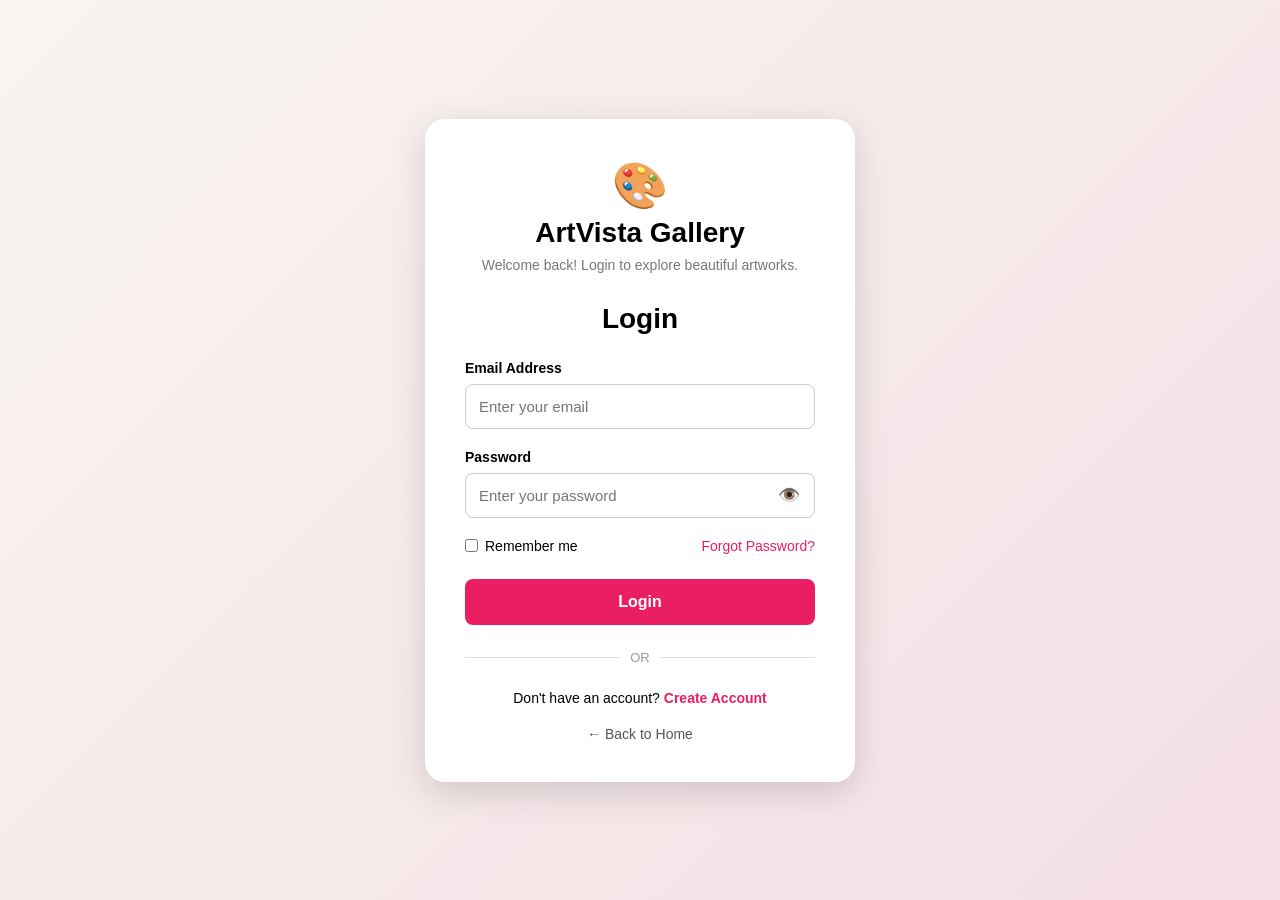
<file: login.html>
<!DOCTYPE html>
<html lang="en">

<head>

    <meta charset="UTF-8">

    <meta name="viewport"
        content="width=device-width, initial-scale=1.0">

    <title>Login - ArtVista Gallery</title>


    <style>

        * {
            margin: 0;
            padding: 0;
            box-sizing: border-box;
        }


        body {

            font-family: Arial, sans-serif;

            background:
                linear-gradient(
                    135deg,
                    #f8f5f0,
                    #f4dfe5
                );

            min-height: 100vh;

            display: flex;

            justify-content: center;

            align-items: center;

            padding: 20px;

        }


        /* ================= LOGIN CARD ================= */

        .login-card {

            width: 100%;

            max-width: 430px;

            background: white;

            padding: 40px;

            border-radius: 20px;

            box-shadow:
                0 10px 35px
                rgba(0, 0, 0, 0.15);

        }


        /* ================= LOGO ================= */

        .logo {

            text-align: center;

            font-size: 45px;

            margin-bottom: 5px;

        }


        .brand-name {

            text-align: center;

            font-size: 28px;

            font-weight: bold;

            margin-bottom: 8px;

        }


        .subtitle {

            text-align: center;

            color: #777;

            font-size: 14px;

            margin-bottom: 30px;

        }


        /* ================= HEADING ================= */

        .login-card h1 {

            text-align: center;

            margin-bottom: 25px;

            font-size: 28px;

        }


        /* ================= FORM ================= */

        .form-group {

            margin-bottom: 20px;

        }


        .form-group label {

            display: block;

            margin-bottom: 8px;

            font-weight: bold;

            font-size: 14px;

        }


        .form-group input {

            width: 100%;

            padding: 13px;

            border: 1px solid #ccc;

            border-radius: 8px;

            font-size: 15px;

            outline: none;

        }


        .form-group input:focus {

            border-color: #e91e63;

            box-shadow:
                0 0 5px
                rgba(233, 30, 99, 0.2);

        }


        /* ================= PASSWORD ================= */

        .password-container {

            position: relative;

        }


        .password-container input {

            padding-right: 50px;

        }


        .toggle-password {

            position: absolute;

            right: 15px;

            top: 50%;

            transform:
                translateY(-50%);

            cursor: pointer;

            font-size: 18px;

        }


        /* ================= ERROR ================= */

        .error-message {

            color: #e53935;

            font-size: 13px;

            margin-top: 6px;

            display: none;

        }


        .input-error {

            border-color: #e53935 !important;

        }


        /* ================= REMEMBER ================= */

        .login-options {

            display: flex;

            justify-content:
                space-between;

            align-items: center;

            margin-bottom: 25px;

            font-size: 14px;

        }


        .remember {

            display: flex;

            align-items: center;

            gap: 7px;

        }


        .remember input {

            width: auto;

        }


        .forgot {

            color: #e91e63;

            text-decoration: none;

        }


        .forgot:hover {

            text-decoration: underline;

        }


        /* ================= LOGIN BUTTON ================= */

        .login-button {

            width: 100%;

            padding: 14px;

            border: none;

            border-radius: 8px;

            background: #e91e63;

            color: white;

            font-size: 16px;

            font-weight: bold;

            cursor: pointer;

            transition: 0.3s;

        }


        .login-button:hover {

            background: #c2185b;

        }


        /* ================= SUCCESS MESSAGE ================= */

        .success-message {

            display: none;

            background: #e8f5e9;

            color: #2e7d32;

            padding: 12px;

            border-radius: 8px;

            text-align: center;

            margin-bottom: 20px;

            font-size: 14px;

        }


        /* ================= DIVIDER ================= */

        .divider {

            display: flex;

            align-items: center;

            gap: 10px;

            margin: 25px 0;

            color: #999;

            font-size: 13px;

        }


        .divider::before,
        .divider::after {

            content: "";

            flex: 1;

            height: 1px;

            background: #ddd;

        }


        /* ================= CREATE ACCOUNT ================= */

        .create-account {

            text-align: center;

            font-size: 14px;

            margin-bottom: 20px;

        }


        .create-account a {

            color: #e91e63;

            text-decoration: none;

            font-weight: bold;

        }


        .create-account a:hover {

            text-decoration: underline;

        }


        /* ================= BACK HOME ================= */

        .back-home {

            display: block;

            text-align: center;

            color: #555;

            text-decoration: none;

            font-size: 14px;

        }


        .back-home:hover {

            color: #e91e63;

        }


        /* ================= MOBILE ================= */

        @media (max-width: 500px) {

            .login-card {

                padding: 30px 25px;

            }

            .login-options {

                flex-direction: column;

                align-items: flex-start;

                gap: 12px;

            }

        }

    </style>

</head>


<body>


    <!-- ================= LOGIN CARD ================= -->

    <div class="login-card">


        <!-- LOGO -->

        <div class="logo">

            🎨

        </div>


        <div class="brand-name">

            ArtVista Gallery

        </div>


        <p class="subtitle">

            Welcome back! Login to explore beautiful artworks.

        </p>


        <h1>

            Login

        </h1>


        <!-- SUCCESS MESSAGE -->

        <div
            class="success-message"
            id="successMessage">

            ✓ Login successful! Redirecting...

        </div>


        <!-- LOGIN FORM -->

        <form id="loginForm">


            <!-- EMAIL -->

            <div class="form-group">

                <label for="email">

                    Email Address

                </label>


                <input
                    type="email"
                    id="email"
                    placeholder="Enter your email"
                    autocomplete="email">


                <p
                    class="error-message"
                    id="emailError">

                    Please enter a valid email address.

                </p>

            </div>



            <!-- PASSWORD -->

            <div class="form-group">

                <label for="password">

                    Password

                </label>


                <div class="password-container">

                    <input
                        type="password"
                        id="password"
                        placeholder="Enter your password"
                        autocomplete="current-password">


                    <span
                        class="toggle-password"
                        id="togglePassword"
                        onclick="togglePassword()">

                        👁️

                    </span>

                </div>


                <p
                    class="error-message"
                    id="passwordError">

                    Password must be at least 6 characters.

                </p>

            </div>



            <!-- OPTIONS -->

            <div class="login-options">


                <label class="remember">

                    <input
                        type="checkbox"
                        id="remember">

                    Remember me

                </label>


                <a
                    href="#"
                    class="forgot"
                    onclick="forgotPassword(event)">

                    Forgot Password?

                </a>


            </div>



            <!-- LOGIN -->

            <button
                type="submit"
                class="login-button">

                Login

            </button>


        </form>



        <!-- DIVIDER -->

        <div class="divider">

            OR

        </div>



        <!-- CREATE ACCOUNT -->

        <div class="create-account">

            Don't have an account?

            <a
                href="#"
                onclick="createAccount(event)">

                Create Account

            </a>

        </div>



        <!-- BACK HOME -->

        <a
            href="index.html"
            class="back-home">

            ← Back to Home

        </a>


    </div>



    <!-- ================= JAVASCRIPT ================= -->

    <script>


        /* ================= PASSWORD SHOW / HIDE ================= */


        function togglePassword() {


            const password =
                document.getElementById(
                    "password"
                );


            const icon =
                document.getElementById(
                    "togglePassword"
                );


            if (
                password.type === "password"
            ) {

                password.type = "text";

                icon.innerText = "🙈";

            }

            else {

                password.type = "password";

                icon.innerText = "👁️";

            }

        }



        /* ================= LOGIN VALIDATION ================= */


        document
            .getElementById("loginForm")
            .addEventListener(
                "submit",
                function(event) {


                    event.preventDefault();


                    /* GET VALUES */

                    const email =
                        document.getElementById(
                            "email"
                        ).value.trim();


                    const password =
                        document.getElementById(
                            "password"
                        ).value;


                    /* GET ERROR ELEMENTS */

                    const emailError =
                        document.getElementById(
                            "emailError"
                        );


                    const passwordError =
                        document.getElementById(
                            "passwordError"
                        );


                    const emailInput =
                        document.getElementById(
                            "email"
                        );


                    const passwordInput =
                        document.getElementById(
                            "password"
                        );


                    /* RESET ERRORS */

                    emailError.style.display =
                        "none";

                    passwordError.style.display =
                        "none";


                    emailInput.classList.remove(
                        "input-error"
                    );


                    passwordInput.classList.remove(
                        "input-error"
                    );


                    let valid = true;


                    /* EMAIL VALIDATION */

                    const emailPattern =
                        /^[^\s@]+@[^\s@]+\.[^\s@]+$/;


                    if (
                        email === "" ||
                        !emailPattern.test(email)
                    ) {

                        emailError.style.display =
                            "block";

                        emailInput.classList.add(
                            "input-error"
                        );

                        valid = false;

                    }


                    /* PASSWORD VALIDATION */

                    if (
                        password.length < 6
                    ) {

                        passwordError.style.display =
                            "block";

                        passwordInput.classList.add(
                            "input-error"
                        );

                        valid = false;

                    }


                    /* IF INVALID */

                    if (!valid) {

                        return;

                    }


                    /* SUCCESS */

                    const successMessage =
                        document.getElementById(
                            "successMessage"
                        );


                    successMessage.style.display =
                        "block";


                    /* SAVE LOGIN STATUS */

                    localStorage.setItem(
                        "artvistaLoggedIn",
                        "true"
                    );


                    /* REDIRECT */

                    setTimeout(
                        function() {

                            window.location.href =
                                "index.html";

                        },
                        1500
                    );


                }
            );



        /* ================= FORGOT PASSWORD ================= */


        function forgotPassword(event) {

            event.preventDefault();


            alert(
                "Password reset feature will be available soon."
            );

        }



        /* ================= CREATE ACCOUNT ================= */


        function createAccount(event) {

            event.preventDefault();


            alert(
                "Account registration feature will be available soon."
            );

        }

    </script>


</body>

</html>
</file>
